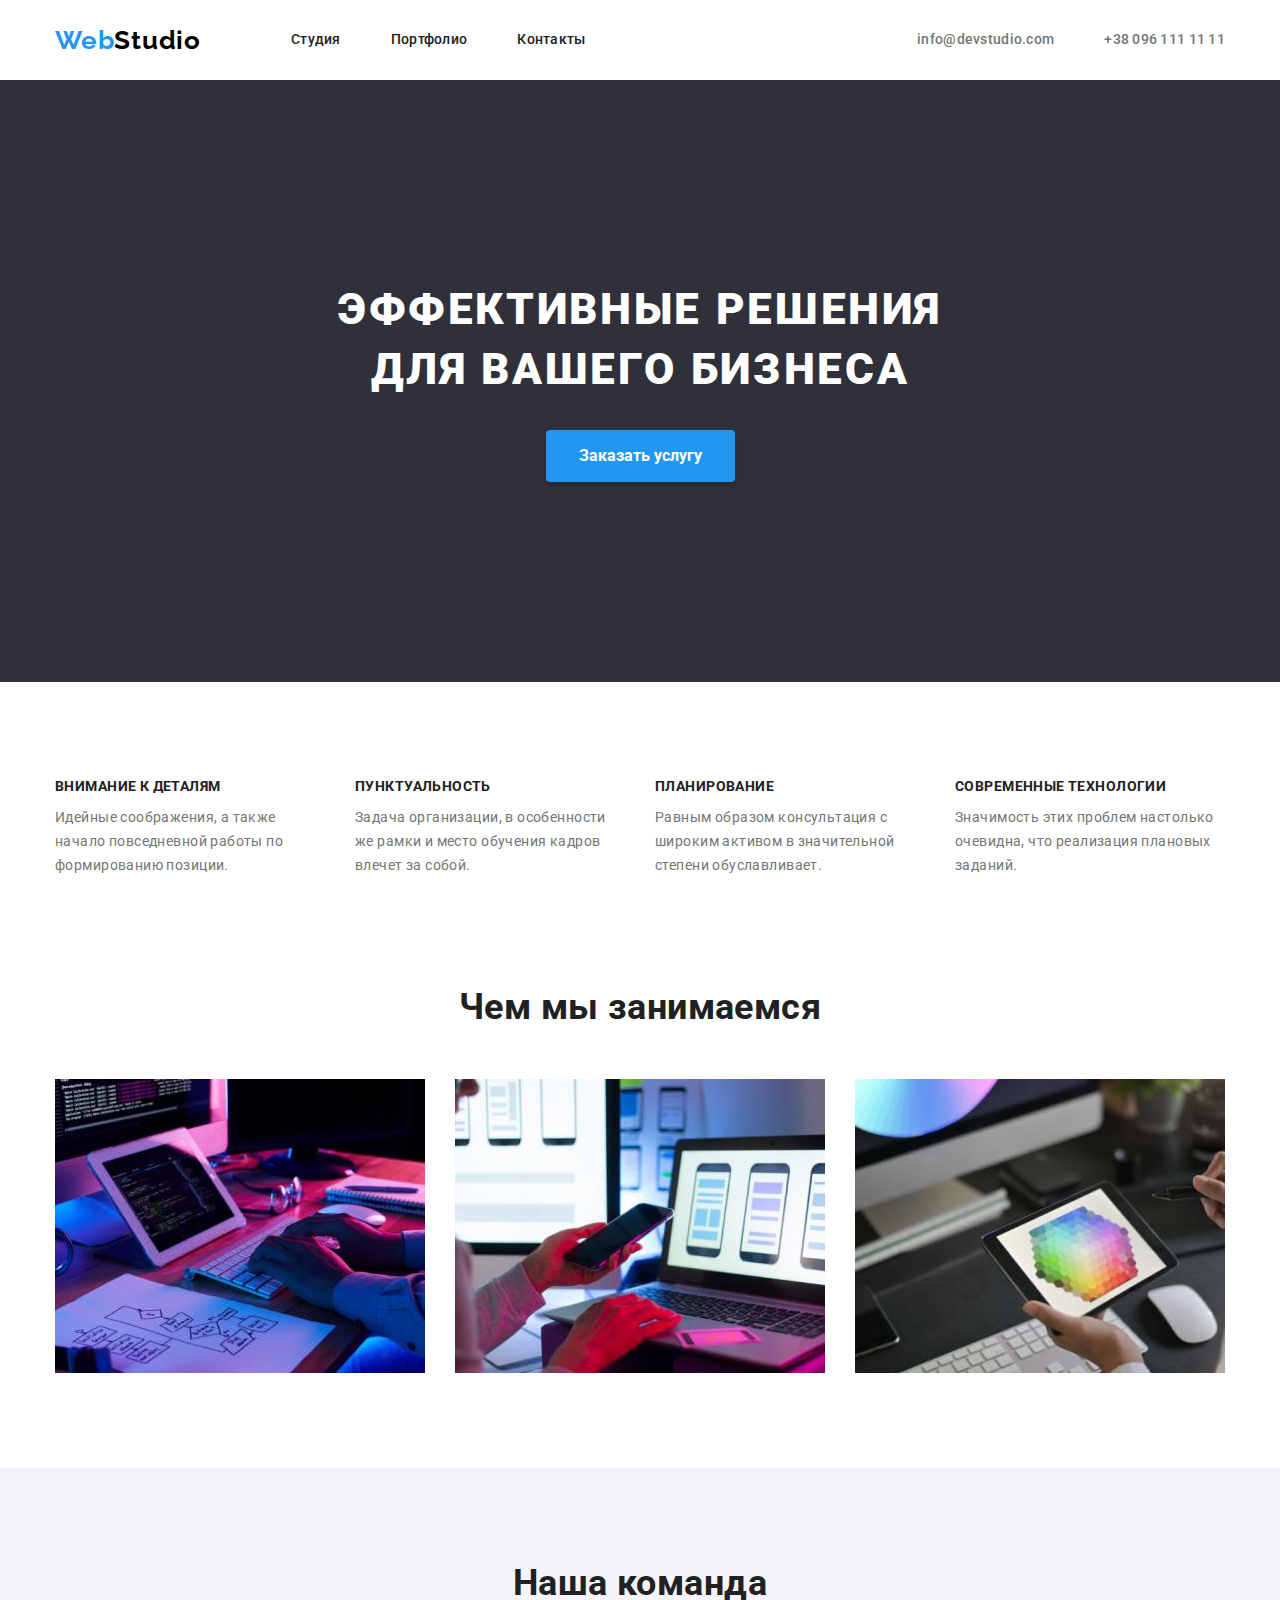
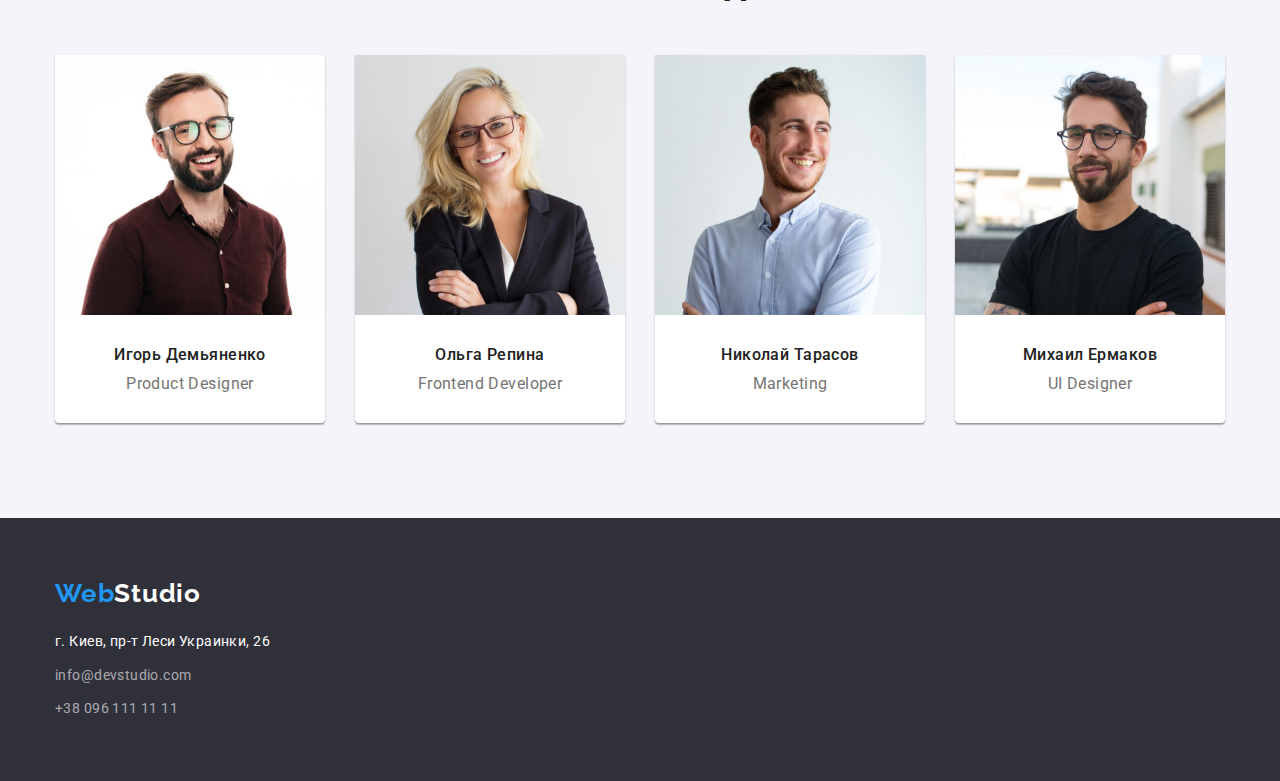
<file: index.html>
<!DOCTYPE html>
<html lang="ru">
  <head>
    <meta charset="UTF-8" />
    <meta name="viewport" content="width=device-width, initial-scale=1.0" />
    <title>WebStudio</title>
    <link
      href="https://fonts.googleapis.com/css2?family=Raleway:wght@700&family=Roboto:wght@400;500;700;900&display=swap"
      rel="stylesheet"
    />
    <link
      rel="stylesheet"
      href="https://cdnjs.cloudflare.com/ajax/libs/modern-normalize/1.0.0/modern-normalize.min.css"
    />
    <link rel="stylesheet" href="./CSS/style.css" />
  </head>
  <body>
    <!-- Шапка сайта -->
    <header class="header">
      <div class="container main-nav">
        <nav class="menu">
          <a href="./" class="link logo"><span>Web</span>Studio</a>
          <ul class="list">
            <li class="menu-item">
              <a href="./" class="link menu-item">Студия</a>
            </li>
            <li class="menu-item">
              <a href="./portfolio.html" class="link menu-item">Портфолио</a>
            </li>
            <li class="menu-item">
              <a href="#contacts" class="link menu-item">Контакты</a>
            </li>
          </ul>
        </nav>
        <ul class="list cont">
          <li class="cont-item">
            <a href="mailto:info@devstudio.com" class="link contacts-header"
              >info@devstudio.com</a
            >
          </li>
          <li class="cont-item">
            <a href="tel:+380961111111" class="link contacts-header"
              >+38 096 111 11 11</a
            >
          </li>
        </ul>
      </div>
    </header>

    <main>
      <!-- Герой -->
      <section class="dark-bg hero">
        <div class="container-hero">
          <h1 class="page-title">Эффективные решения для вашего бизнеса</h1>
          <button class="btn" title="button">Заказать услугу</button>
        </div>
      </section>

      <!-- Наши преимущества -->
      <section class="section">
        <div class="container">
          <h2 class="visually-hidden">Наши преимущества</h2>
          <ul class="list grid">
            <li class="advantage-item">
              <h3 class="advantage-lable">Внимание к деталям</h3>
              <p>
                Идейные соображения, а также начало повседневной работы по
                формированию позиции.
              </p>
            </li>
            <li class="advantage-item">
              <h3 class="advantage-lable">Пунктуальность</h3>
              <p>
                Задача организации, в особенности же рамки и место обучения
                кадров влечет за собой.
              </p>
            </li>
            <li class="advantage-item">
              <h3 class="advantage-lable">Планирование</h3>
              <p>
                Равным образом консультация с широким активом в значительной
                степени обуславливает.
              </p>
            </li>
            <li class="advantage-item">
              <h3 class="advantage-lable">Современные технологии</h3>
              <p>
                Значимость этих проблем настолько очевидна, что реализация
                плановых заданий.
              </p>
            </li>
          </ul>
        </div>
      </section>

      <!-- Чем мы занимаемся -->
      <section class="section-example">
        <div class="container">
          <h2 class="section-title">Чем мы занимаемся</h2>
          <ul class="list grid">
            <li class="section-grid">
              <img
                src="./image/example-1.jpg"
                alt="Создание веб-сайта"
                width="370"
                height="294"
              />
            </li>
            <li class="section-grid">
              <img
                src="./image/example-2.jpg"
                alt="Создание мобильного приложения"
                width="370"
                height="294"
              />
            </li>
            <li class="section-grid">
              <img
                src="./image/example-3.jpg"
                alt="Графический дизайн"
                width="370"
                height="294"
              />
            </li>
          </ul>
        </div>
      </section>

      <!-- Наша команда -->
      <section class="gray-bg section">
        <div class="container">
          <h2 class="section-title">Наша команда</h2>
          <ul class="list grid">
            <li class="card-grid">
              <img
                src="./image/people-1.jpg"
                alt="Игорь Демьяненко"
                width="270"
                height="260"
              />
              <h3 class="team-member">Игорь Демьяненко</h3>
              <p class="team-job" lang="en">Product Designer</p>
            </li>

            <li class="card-grid">
              <img
                src="./image/people-2.jpg"
                alt="Ольга Репина"
                width="270"
                height="260"
              />
              <h3 class="team-member">Ольга Репина</h3>
              <p class="team-job" lang="en">Frontend Developer</p>
            </li>

            <li class="card-grid">
              <img
                src="./image/people-3.jpg"
                alt="Николай Тарасов"
                width="270"
                height="260"
              />
              <h3 class="team-member">Николай Тарасов</h3>
              <p class="team-job" lang="en">Marketing</p>
            </li>

            <li class="card-grid">
              <img
                src="./image/people-4.jpg"
                alt="Михаил Ермаков"
                width="270"
                height="260"
              />
              <h3 class="team-member">Михаил Ермаков</h3>
              <p class="team-job" lang="en">UI Designer</p>
            </li>
          </ul>
        </div>
      </section>
    </main>

    <!-- Подвал -->
    <footer id="contacts" class="dark-bg footer">
      <div class="container">
        <a href="./" class="link logo"><span>Web</span>Studio</a>
        <address class="address">
          <ul class="list">
            <li class="list-item">
              <a
                href="https://goo.gl/maps/w2ugVJ74QkEnHLpy7"
                class="link contacts-adress"
                >г. Киев, пр-т Леси Украинки, 26</a
              >
            </li>
            <li class="list-item">
              <a href="mailto:info@devstudio.com" class="link contacts-item"
                >info@devstudio.com</a
              >
            </li>
            <li class="list-item">
              <a href="tel:+380961111111" class="link contacts-item"
                >+38 096 111 11 11</a
              >
            </li>
          </ul>
        </address>
      </div>
    </footer>
  </body>
</html>
</file>
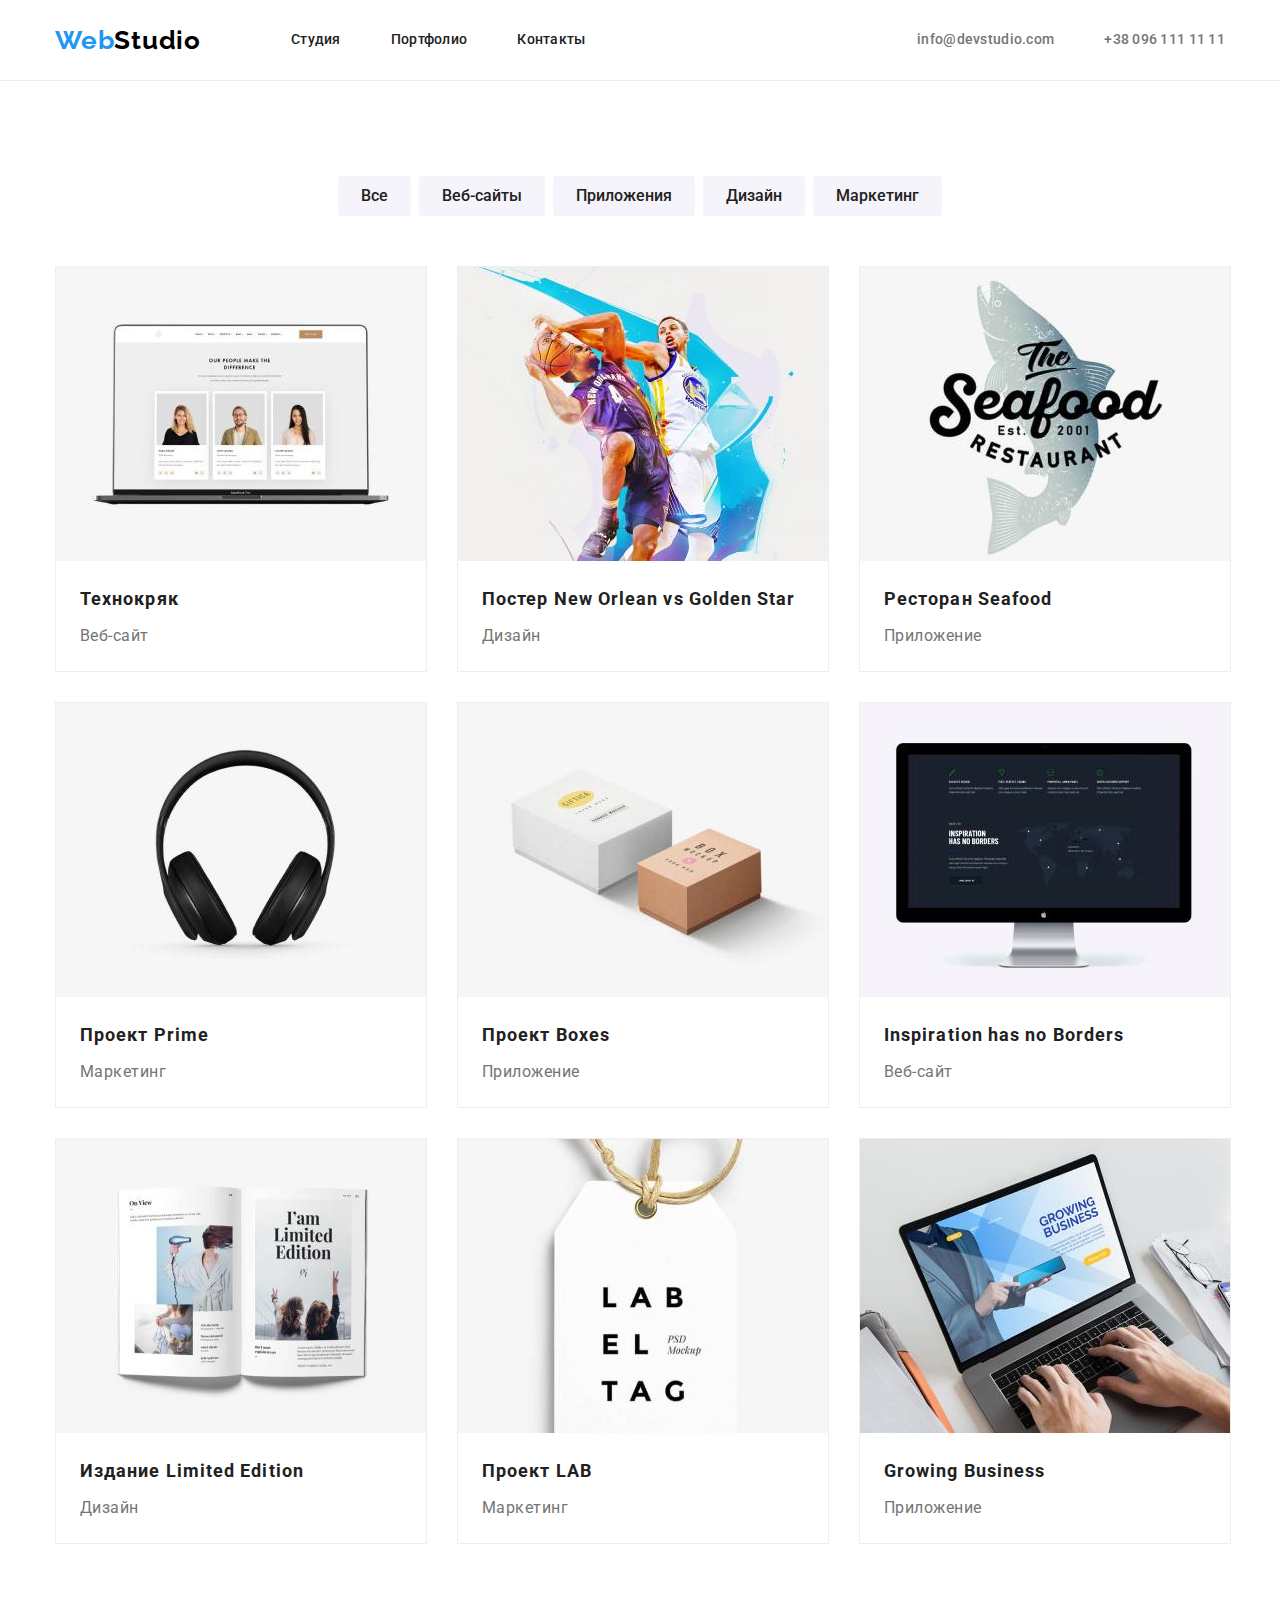
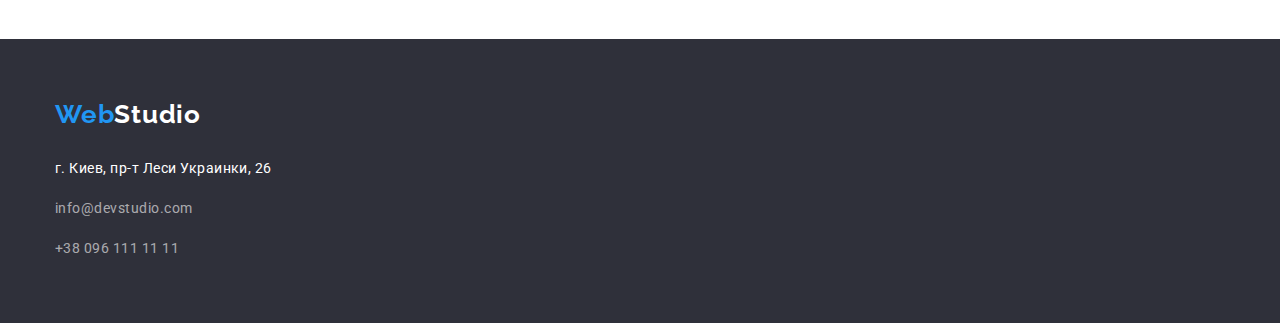
<file: portfolio.html>
<!DOCTYPE html>
<html lang="ru">
  <head>
    <meta charset="UTF-8" />
    <meta name="viewport" content="width=device-width, initial-scale=1.0" />
    <title>Портфолио</title>
    <link
      href="https://fonts.googleapis.com/css2?family=Raleway:wght@700&family=Roboto:wght@400;500;700;900&display=swap"
      rel="stylesheet"
    />
    <link
      rel="stylesheet"
      href="https://cdnjs.cloudflare.com/ajax/libs/modern-normalize/1.0.0/modern-normalize.min.css"
    />
    <link rel="stylesheet" href="./CSS/style-portfolio.css" />
  </head>
  <body>
    <!-- Шапка сайта -->
    <header class="header">
      <div class="container main-nav">
        <nav class="menu">
          <a href="./" class="link logo"><span>Web</span>Studio</a>
          <ul class="list">
            <li class="menu-item">
              <a href="./" class="link menu-item">Студия</a>
            </li>
            <li class="menu-item">
              <a href="./portfolio.html" class="link menu-item">Портфолио</a>
            </li>
            <li class="menu-item">
              <a href="#contacts" class="link menu-item">Контакты</a>
            </li>
          </ul>
        </nav>
        <ul class="list cont">
          <li class="cont-item">
            <a href="mailto:info@devstudio.com" class="link contacts-header"
              >info@devstudio.com</a
            >
          </li>
          <li class="cont-item">
            <a href="tel:+380961111111" class="link contacts-header"
              >+38 096 111 11 11</a
            >
          </li>
        </ul>
      </div>
    </header>

    <main>
      <!-- Примеры работ -->
      <section class="section">
        <div class="container">
          <h1 class="visually-hidden">Примеры работ</h1>
          <ul class="list filter">
            <li class="filter-tem">
              <button class="btn" title="button">Все</button>
            </li>
            <li class="filter-tem">
              <button class="btn" title="button">Веб-сайты</button>
            </li>
            <li class="filter-tem">
              <button class="btn" title="button">Приложения</button>
            </li>
            <li class="filter-tem">
              <button class="btn" title="button">Дизайн</button>
            </li>
            <li class="filter-tem">
              <button class="btn" title="button">Маркетинг</button>
            </li>
          </ul>
        </div>
        <div class="container">
          <ul class="list grid">
            <li class="grid-item">
              <img
                src="./image/projects-1.jpg"
                alt="Страница веб-сайта"
                width="370"
                height="294"
              />
              <div class="description">
                <h2 class="section-lable">Технокряк</h2>
                <p>Веб-сайт</p>
              </div>
            </li>
            <li class="grid-item">
              <img
                src="./image/projects-2.jpg"
                alt="Постер"
                width="370"
                height="294"
              />
              <div class="description">
                <h2 class="section-lable">
                  Постер <span lang="en">New Orlean vs Golden Star</span>
                </h2>
                <p>Дизайн</p>
              </div>
            </li>
            <li class="grid-item">
              <img
                src="./image/projects-3.jpg"
                alt="Логотип ресторана"
                width="370"
                height="294"
              />
              <div class="description">
                <h2 class="section-lable">
                  Ресторан <span lang="en"> Seafood</span>
                </h2>
                <p>Приложение</p>
              </div>
            </li>
            <li class="grid-item">
              <img
                src="./image/projects-4.jpg"
                alt="Наушники"
                width="370"
                height="294"
              />
              <div class="description">
                <h2 class="section-lable">
                  Проект <span lang="en">Prime</span>
                </h2>
                <p>Маркетинг</p>
              </div>
            </li>
            <li class="grid-item">
              <img
                src="./image/projects-5.jpg"
                alt="Две коробки"
                width="370"
                height="294"
              />
              <div class="description">
                <h2 class="section-lable">
                  Проект <span lang="en">Boxes</span>
                </h2>
                <p>Приложение</p>
              </div>
            </li>
            <li class="grid-item">
              <img
                src="./image/projects-6.jpg"
                alt="Страница веб-сайта"
                width="370"
                height="294"
              />
              <div class="description">
                <h2 class="section-lable" lang="en">
                  Inspiration has no Borders
                </h2>
                <p>Веб-сайт</p>
              </div>
            </li>
            <li class="grid-item">
              <img
                src="./image/projects-7.jpg"
                alt="Книга"
                width="370"
                height="294"
              />
              <div class="description">
                <h2 class="section-lable">
                  Издание <span lang="en">Limited Edition</span>
                </h2>
                <p>Дизайн</p>
              </div>
            </li>
            <li class="grid-item">
              <img
                src="./image/projects-8.jpg"
                alt="Бирка"
                width="370"
                height="294"
              />
              <div class="description">
                <h2 class="section-lable">Проект <span lang="en">LAB</span></h2>
                <p>Маркетинг</p>
              </div>
            </li>
            <li class="grid-item">
              <img
                src="./image/projects-9.jpg"
                alt="Логотип приложения"
                width="370"
                height="294"
              />
              <div class="description">
                <h2 class="section-lable" lang="en">Growing Business</h2>
                <p>Приложение</p>
              </div>
            </li>
          </ul>
        </div>
      </section>
    </main>

    <!-- Подвал -->
    <footer id="contacts" class="dark-bg footer">
      <div class="container">
        <a href="./" class="link logo"><span>Web</span>Studio</a>
        <address class="address">
          <ul class="list">
            <li class="list-item">
              <a
                href="https://goo.gl/maps/w2ugVJ74QkEnHLpy7"
                class="link contacts-adress"
                >г. Киев, пр-т Леси Украинки, 26</a
              >
            </li>
            <li class="list-item">
              <a href="mailto:info@devstudio.com" class="link contacts-item"
                >info@devstudio.com</a
              >
            </li>
            <li class="list-item">
              <a href="tel:+380961111111" class="link contacts-item"
                >+38 096 111 11 11</a
              >
            </li>
          </ul>
        </address>
      </div>
    </footer>
  </body>
</html>
</file>
<file: CSS/style.css>
:root {
  --main-text-cl: #757575;
  --accent-cl: #2196f3;
  --black: #212121;
  --white: #ffffff;
  --bg-gray: #f5f4fa;
  --bg-dark: #2f303a;
}

html {
  box-sizing: border-box;
}

*,
*::before,
*::after {
  box-sizing: inherit;
}

h1,
h2,
h3 {
  margin-top: 0;
  margin-bottom: 0;
}

p {
  margin-top: 0;
}

body {
  font-family: "Roboto", sans-serif;
  font-weight: 400;
  font-size: 14px;
  line-height: 1.71;
  letter-spacing: 0.03em;
  color: var(--main-text-cl);
  background-color: var(--white);
}

address {
  font-style: normal;
}

img {
  display: block;
}

/* Задает фон */
.gray-bg {
  background-color: var(--bg-gray);
}

.dark-bg {
  background-color: var(--bg-dark);
}

/* Основые свойства ссылок */
.link {
  color: inherit;
  text-decoration: none;
}

.link:hover,
.link:focus {
  color: var(--accent-cl);
}

.list {
  list-style: none;
  padding: 0;
  margin: 0;
}

.container {
  margin-left: auto;
  margin-right: auto;
  width: 1200px;
  padding-right: 15px;
  padding-left: 15px;
  /* outline: 2px solid teal; */
}

/* Шапка сайта */
.main-nav {
  display: flex;
  align-items: center;
}

.menu {
  display: flex;
  align-items: center;
}

.menu .list {
  display: flex;
}

.logo {
  font-family: "Raleway", sans-serif;
  font-weight: 700;
  font-size: 26px;
  line-height: 1.19;
  letter-spacing: 0.03em;
  color: #000000;
}

.logo > span {
  color: var(--accent-cl);
}

.header .logo {
  margin-right: 90px;
}

.menu-item {
  font-weight: 500;
  font-size: 14px;
  line-height: 1.14;
  letter-spacing: 0.02em;
  color: var(--black);
}

.menu-item:not(:last-child) {
  margin-right: 50px;
}

.menu-item .link {
  display: block;
  /* Паддинги добавлены для большей области действия хувера */
  padding-top: 32px;
  padding-bottom: 32px;
}

.cont {
  display: flex;
  margin-left: auto;
}

.contacts-header {
  display: block;
  /* Паддинги добавлены для большей области действия хувера */
  padding-top: 32px;
  padding-bottom: 32px;

  font-weight: 500;
  font-size: 14px;
  line-height: 1.14;
  letter-spacing: 0.02em;
}

.cont-item:not(:last-child) {
  margin-right: 50px;
}

/* Герой */

.container-hero {
  width: 696px;
  margin-left: auto;
  margin-right: auto;
}

.hero {
  text-align: center;
  padding-top: 200px;
}

.page-title {
  font-weight: 900;
  font-size: 44px;
  line-height: 1.36;
  letter-spacing: 0.06em;
  text-transform: uppercase;
  color: var(--white);
}

.btn {
  display: inline-block;
  border: 1px solid transparent;
  margin-top: 30px;
  margin-bottom: 200px;

  box-shadow: 0px 4px 4px rgba(0, 0, 0, 0.15);
  border-radius: 4px;
  padding-top: 10px;
  padding-bottom: 10px;
  padding-left: 32px;
  padding-right: 32px;

  font-family: "Roboto", sans-serif;
  font-weight: 700;
  font-size: 16px;
  line-height: 1.87;
  color: var(--white);
  background-color: var(--accent-cl);
}

/* Наши преимущества */
.section {
  padding-top: 95px;
  padding-bottom: 95px;
}

.visually-hidden {
  position: absolute !important;
  clip: rect(1px 1px 1px 1px);
  clip: rect(1px, 1px, 1px, 1px);
  padding: 0 !important;
  border: 0 !important;
  height: 1px !important;
  width: 1px !important;
  overflow: hidden;
}

.grid {
  display: flex;
  flex-wrap: wrap;
  margin-right: -30px;
}

.advantage-item {
  margin-right: 30px;
  flex-basis: calc(100% / 4 - 30px);
}

.advantage-lable {
  margin-bottom: 10px;

  font-weight: 700;
  font-size: 14px;
  line-height: 1.42;
  text-transform: uppercase;
  color: var(--black);
}

/* Чем мы занимаемся */
.section-example {
  padding-bottom: 95px;
}

.section-title {
  margin-bottom: 50px;

  font-weight: 700;
  font-size: 36px;
  line-height: 1.16;
  text-align: center;
  color: var(--black);
}

.section-grid {
  margin-right: 30px;
  flex-basis: calc(100% / 3 - 30px);
}

/* Наша команда */

.card-grid {
  margin-right: 30px;
  flex-basis: calc(100% / 4 - 30px);

  text-align: center;
  box-shadow: 0px 1px 3px rgba(0, 0, 0, 0.12), 0px 1px 1px rgba(0, 0, 0, 0.14),
    0px 2px 1px rgba(0, 0, 0, 0.2);
  border-radius: 0px 0px 4px 4px;
  background: var(--white);
}

.team-member {
  margin-top: 30px;
  margin-bottom: 10px;

  font-weight: 500;
  font-size: 16px;
  line-height: 1.187;
  color: var(--black);
}

.team-job {
  margin-bottom: 30px;

  font-weight: 400;
  font-size: 16px;
  line-height: 1.187;
}

/* Подвал */

.dark-bg .logo {
  color: var(--white);
}

.footer {
  padding-top: 60px;
  padding-bottom: 60px;
}

.footer .address {
  margin-top: 20px;
}

.contacts-adress {
  font-weight: 400;
  font-size: 14px;
  line-height: 1.71;
  color: var(--white);
}

.contacts-item {
  font-weight: 400;
  font-size: 14px;
  line-height: 1.71;
  color: rgba(255, 255, 255, 0.6);
}

.list-item:not(:last-child) {
  margin-bottom: 10px;
}
</file>
<file: CSS/style-portfolio.css>
:root {
  --main-text-cl: #757575;
  --accent-cl: #2196f3;
  --black: #212121;
  --white: #ffffff;
  --gray: #f5f4fa;
  --bg-dark: #2f303a;
}

html {
  box-sizing: border-box;
}

*,
*::before,
*::after {
  box-sizing: inherit;
}

h1,
h2,
h3,
p {
  margin-top: 0;
  margin-bottom: 0;
}

body {
  font-family: "Roboto", sans-serif;
  font-weight: 400;
  font-size: 16px;
  line-height: 1.875;
  letter-spacing: 0.03em;
  color: var(--main-text-cl);
}

address {
  font-style: normal;
}

img {
  display: block;
}

/* Задает фон */
.white-bg {
  background-color: var(--white);
}

.dark-bg {
  background-color: var(--bg-dark);
}

/* Основые свойства ссылок */
.link {
  color: inherit;
  text-decoration: none;
}

.link:hover,
.link:focus {
  color: var(--accent-cl);
}

.list {
  list-style: none;
  padding: 0;
  margin: 0;
}

.container {
  margin-left: auto;
  margin-right: auto;
  width: 1200px;
  padding-right: 15px;
  padding-left: 15px;
  /* outline: 2px solid teal; */
}

/* Header */
.header {
  border-bottom: 1px solid #ececec;
}

.main-nav {
  display: flex;
  align-items: center;
}

.menu {
  display: flex;
  align-items: center;
}

.menu .list {
  display: flex;
}

.logo {
  font-family: "Raleway", sans-serif;
  font-weight: 700;
  font-size: 26px;
  line-height: 1.19;
  letter-spacing: 0.03em;
  color: #000000;
}

.logo > span {
  color: var(--accent-cl);
}

.header .logo {
  margin-right: 90px;
}

.menu-item {
  font-weight: 500;
  font-size: 14px;
  line-height: 1.14;
  letter-spacing: 0.02em;
  color: var(--black);
}

.menu-item:not(:last-child) {
  margin-right: 50px;
}

.menu-item .link {
  display: block;
  /* Паддинги добавлены для большей области действия хувера */
  padding-top: 32px;
  padding-bottom: 32px;
}

.cont {
  display: flex;
  margin-left: auto;
}

.contacts-header {
  display: block;
  /* Паддинги добавлены для большей области действия хувера */
  padding-top: 32px;
  padding-bottom: 32px;

  font-weight: 500;
  font-size: 14px;
  line-height: 1.14;
  letter-spacing: 0.02em;
}

.cont-item:not(:last-child) {
  margin-right: 50px;
}

/* Примеры работ */

.section {
  padding-top: 95px;
  padding-bottom: 95px;
}

.visually-hidden {
  position: absolute !important;
  clip: rect(1px 1px 1px 1px);
  clip: rect(1px, 1px, 1px, 1px);
  padding: 0 !important;
  border: 0 !important;
  height: 1px !important;
  width: 1px !important;
  overflow: hidden;
}

.btn {
  display: inline-block;
  padding: 6px 22px;

  border: 1px solid transparent;
  border-radius: 4px;

  font-family: "Roboto", sans-serif;
  font-weight: 500;
  font-size: 16px;
  line-height: 1.62;
  text-align: center;
  color: var(--black);
  background-color: var(--gray);
}

.btn:hover,
.btn:focus {
  color: var(--white);
  background-color: var(--accent-cl);
}

.filter {
  display: flex;
  justify-content: center;

  margin-bottom: 50px;
}

.filter-tem:not(:last-child) {
  margin-right: 8px;
}

.description {
  padding-top: 20px;
  padding-bottom: 20px;
  padding-right: 24px;
  padding-left: 24px;
}

.section-lable {
  margin-bottom: 4px;

  font-weight: 700;
  font-size: 18px;
  line-height: 2;
  letter-spacing: 0.06em;
  color: var(--black);
}

.grid {
  display: flex;
  flex-wrap: wrap;
  margin-right: -30px;
}

.grid-item {
  border: 1px solid #eeeeee;
  margin-right: 30px;
  flex-basis: calc(100% / 3 - 30px);
  background: var(--white);
}

.grid-item:not(:nth-last-child(-n + 3)) {
  margin-bottom: 30px;
}

/* Без этого не помещались карточки с бордером, не смогла найти почему не влезают :( */
.grid-item:nth-child(3n) {
  margin-right: 0;
}

/* Подвал */
.dark-bg .logo {
  color: var(--white);
}

.footer {
  padding-top: 60px;
  padding-bottom: 60px;
}

.footer .address {
  margin-top: 20px;
}

.contacts-adress {
  font-weight: 400;
  font-size: 14px;
  line-height: 1.71;
  color: var(--white);
}

.contacts-item {
  font-weight: 400;
  font-size: 14px;
  line-height: 1.71;
  color: rgba(255, 255, 255, 0.6);
}

.list-item:not(:last-child) {
  margin-bottom: 10px;
}
</file>
